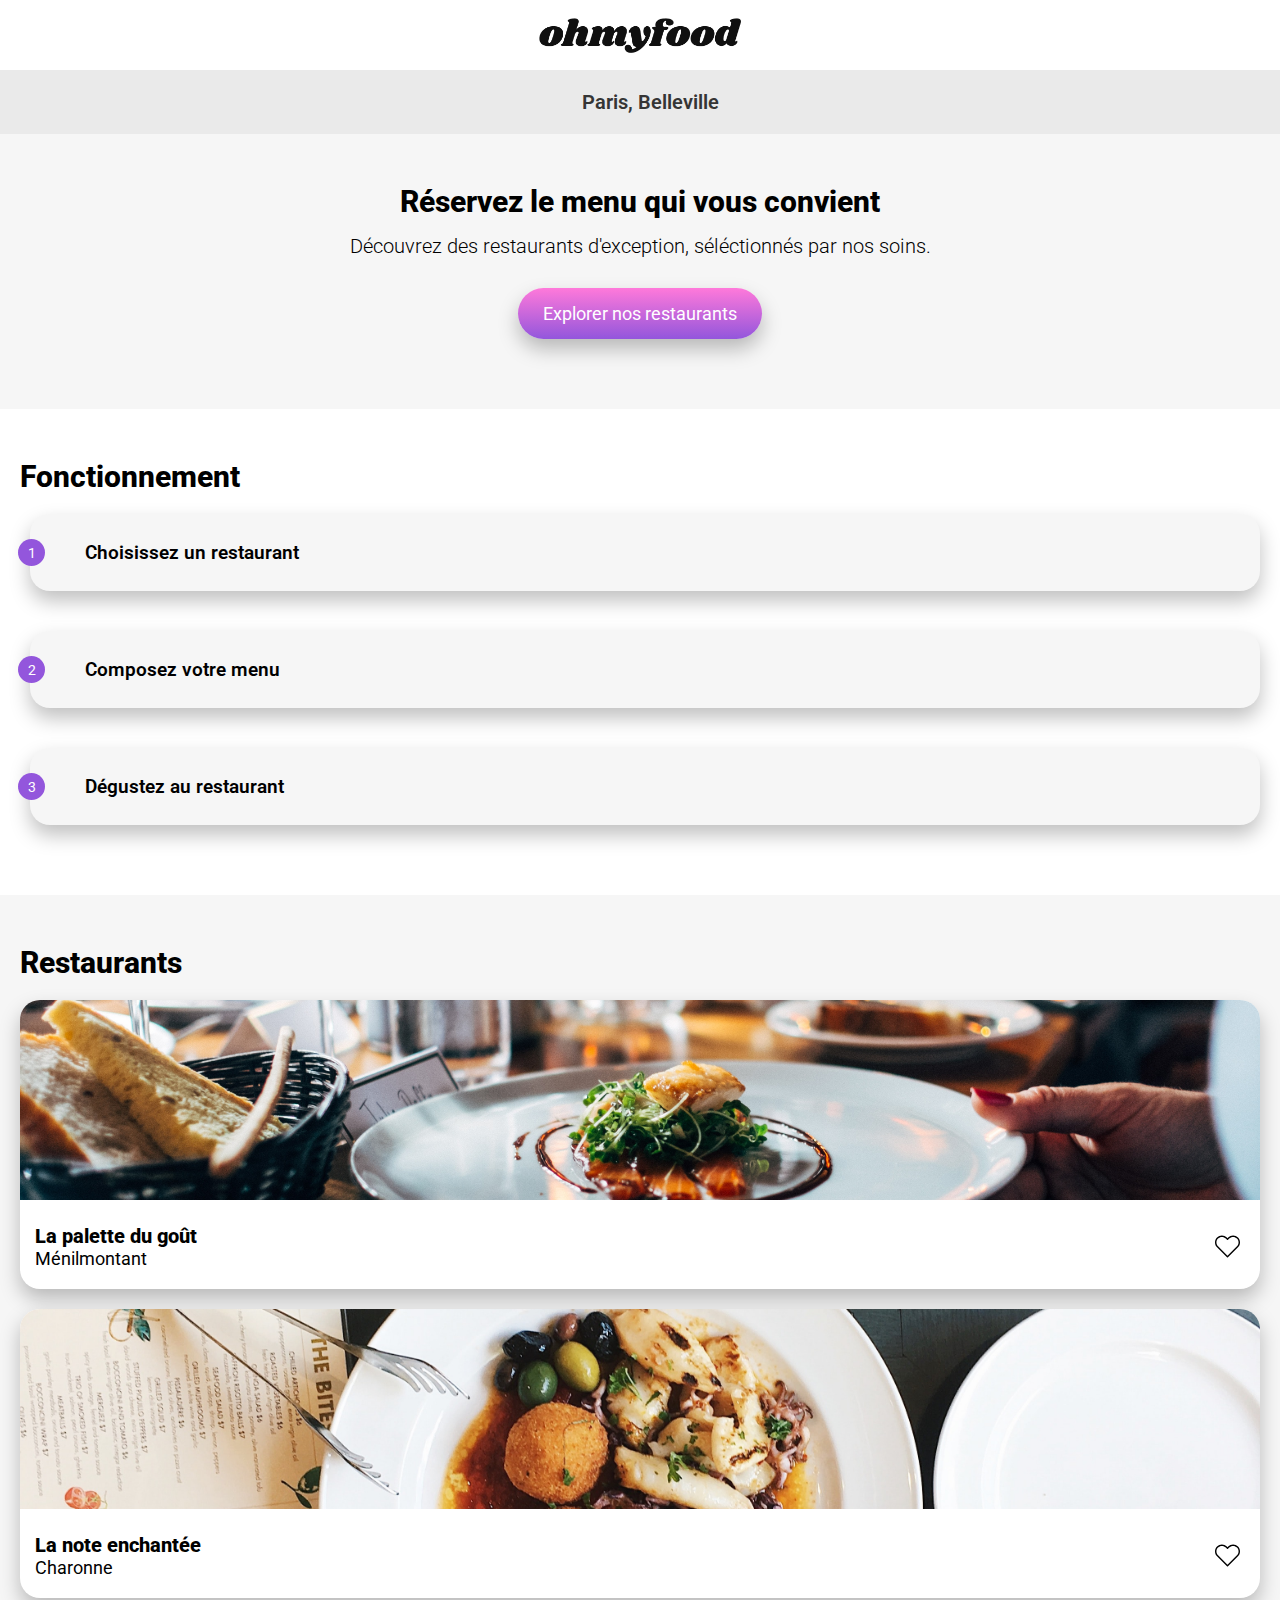
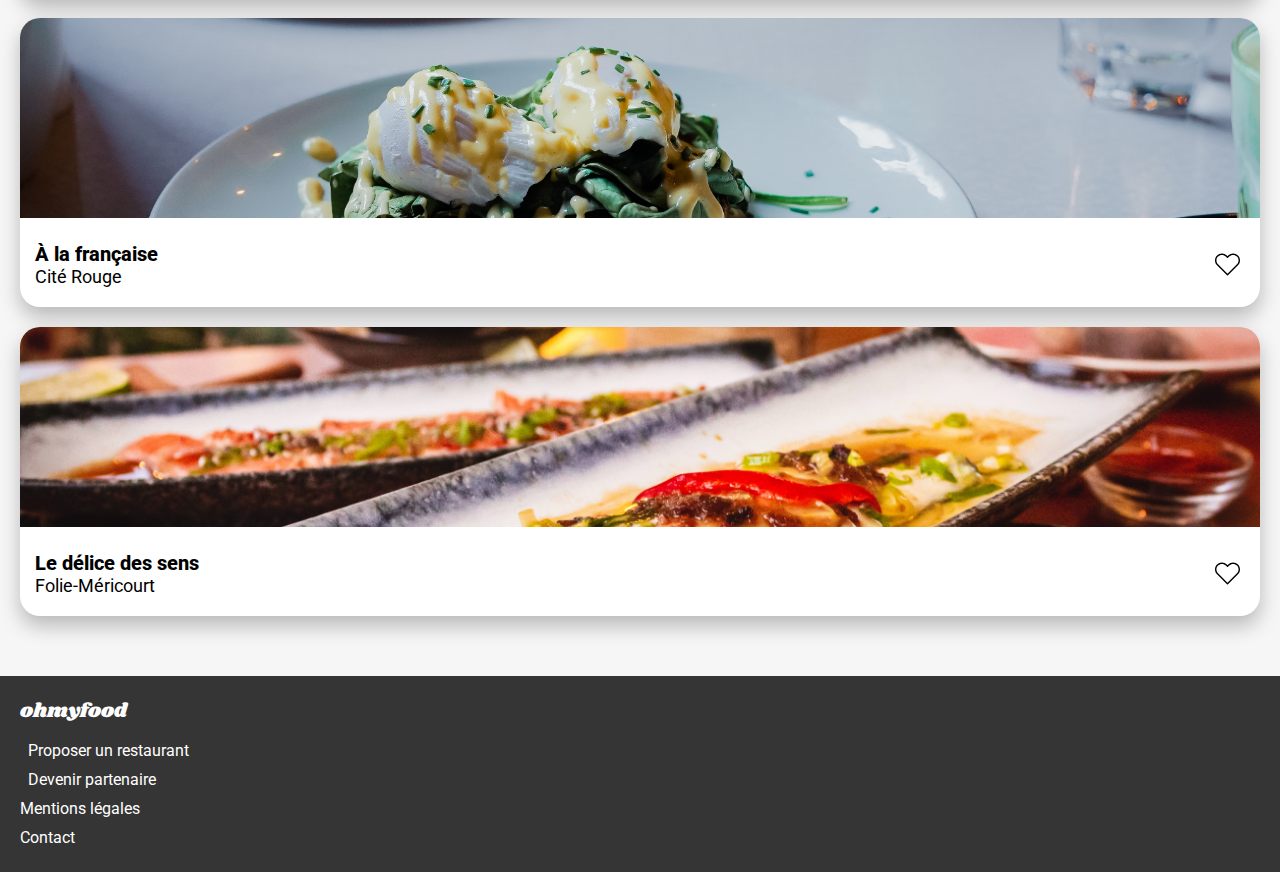
<file: index.html>
<!DOCTYPE html>
<html lang="en">
<head>
    <meta charset="UTF-8">
    <meta name="viewport" content="width=device-width, initial-scale=1">
    <title>ohmyfood</title>
    <link href="./style.css" rel="stylesheet">
    <link rel="stylesheet" href="https://cdnjs.cloudflare.com/ajax/libs/font-awesome/6.1.1/css/all.min.css" integrity="sha512-KfkfwYDsLkIlwQp6LFnl8zNdLGxu9YAA1QvwINks4PhcElQSvqcyVLLD9aMhXd13uQjoXtEKNosOWaZqXgel0g==" crossorigin="anonymous" referrerpolicy="no-referrer" />
    <link href="https://fonts.googleapis.com/css2?family=Roboto:wght@100;300;400;500;700;900&family=Shrikhand&display=swap" rel="stylesheet"><body>
    <header>
        <img src="assets/ohmyfood.png">
    </header>

    <section class="explore">
        <div class="localisation">
            <i class="icon fa-solid fa-location-dot"></i>
            <p class="city mediumFontSize">Paris, Belleville</p>
        </div>
        <div class="reservation">
            <h1>Réservez le menu qui vous convient</h1>
            <p class="discovery">Découvrez des restaurants d'exception, séléctionnés par nos soins.</p>
            <button>Explorer nos restaurants</button>
        </div>
    </section>

    <section class="functioning">
        <h1>Fonctionnement</h1>
        <div class="progressList">
            <div class="step">
                <span class="number">1</span>
                <i class="fa-solid fa-mobile-screen-button"></i>
                <p>Choisissez un restaurant</p>
            </div>
            <div class="step">
                <span class="number">2</span>
                <i class="fa-solid fa-list"></i>
                <p>Composez votre menu</p>
            </div>
            <div class="step">
                <span class="number">3</span>
                <i class="fa-solid fa-store"></i>
                <p>Dégustez au restaurant</p>
            </div>
        </div>
    </section>

    <section class="restaurant">
        <h1>Restaurants</h1>
        <div class="restaurantList">
            <a href="menu/laPaletteDuGout.html">
                <div class="restaurantBox" >
                    <img src="assets/restaurants/jay-wennington-N_Y88TWmGwA-unsplash.jpg">
                    <span class="description">
                        <span class="text">
                            <h2>La palette du goût</h2>
                            <p>Ménilmontant</p>
                        </span>
                        <span class="iconHeart"></span>
                    </span>
                </div>
            </a>
            <a href="menu/laNoteEnchantée.html">
                <div class="restaurantBox">
                    <img src="assets/restaurants/stil-u2Lp8tXIcjw-unsplash.jpg">
                    <span class="description">
                        <span class="text">
                            <h2>La note enchantée</h2>
                            <p>Charonne</p>
                        </span>
                        <span class="iconHeart"></span>
                    </span>
                </div>
            </a>
            <a href="menu/aLaFrancaise.html">
                <div class="restaurantBox">
                    <img src="assets/restaurants/toa-heftiba-DQKerTsQwi0-unsplash.jpg">
                    <span class="description">
                        <span class="text">
                            <h2>À la française</h2>
                            <p>Cité Rouge</p>
                        </span>
                        <span class="iconHeart"></span>
                    </span>
                </div>
            </a>
            <a href="menu/LeDeliceDesSens.html">
                <div class="restaurantBox">
                    <img src="assets/restaurants/louis-hansel-shotsoflouis-qNBGVyOCY8Q-unsplash.jpg">
                    <span class="description">
                        <span class="text">
                            <h2>Le délice des sens</h2>
                            <p>Folie-Méricourt</p>
                        </span>
                        <span class="iconHeart"></span>
                    </span>
                </div>
            </a>
        </div>
    </section>

    <footer>
        <p>ohmyfood</p>
        <span>
            <i class="fa-solid fa-utensils fa-fw"></i>
            <a>Proposer un restaurant</a>
        </span>
        <span>
            <i class="fa-solid fa-handshake-angle"></i>
            <a>Devenir partenaire</a>
        </span>
        <a>Mentions légales</a>
        <a>Contact</a>
    </footer>
</body>
</html>
</file>
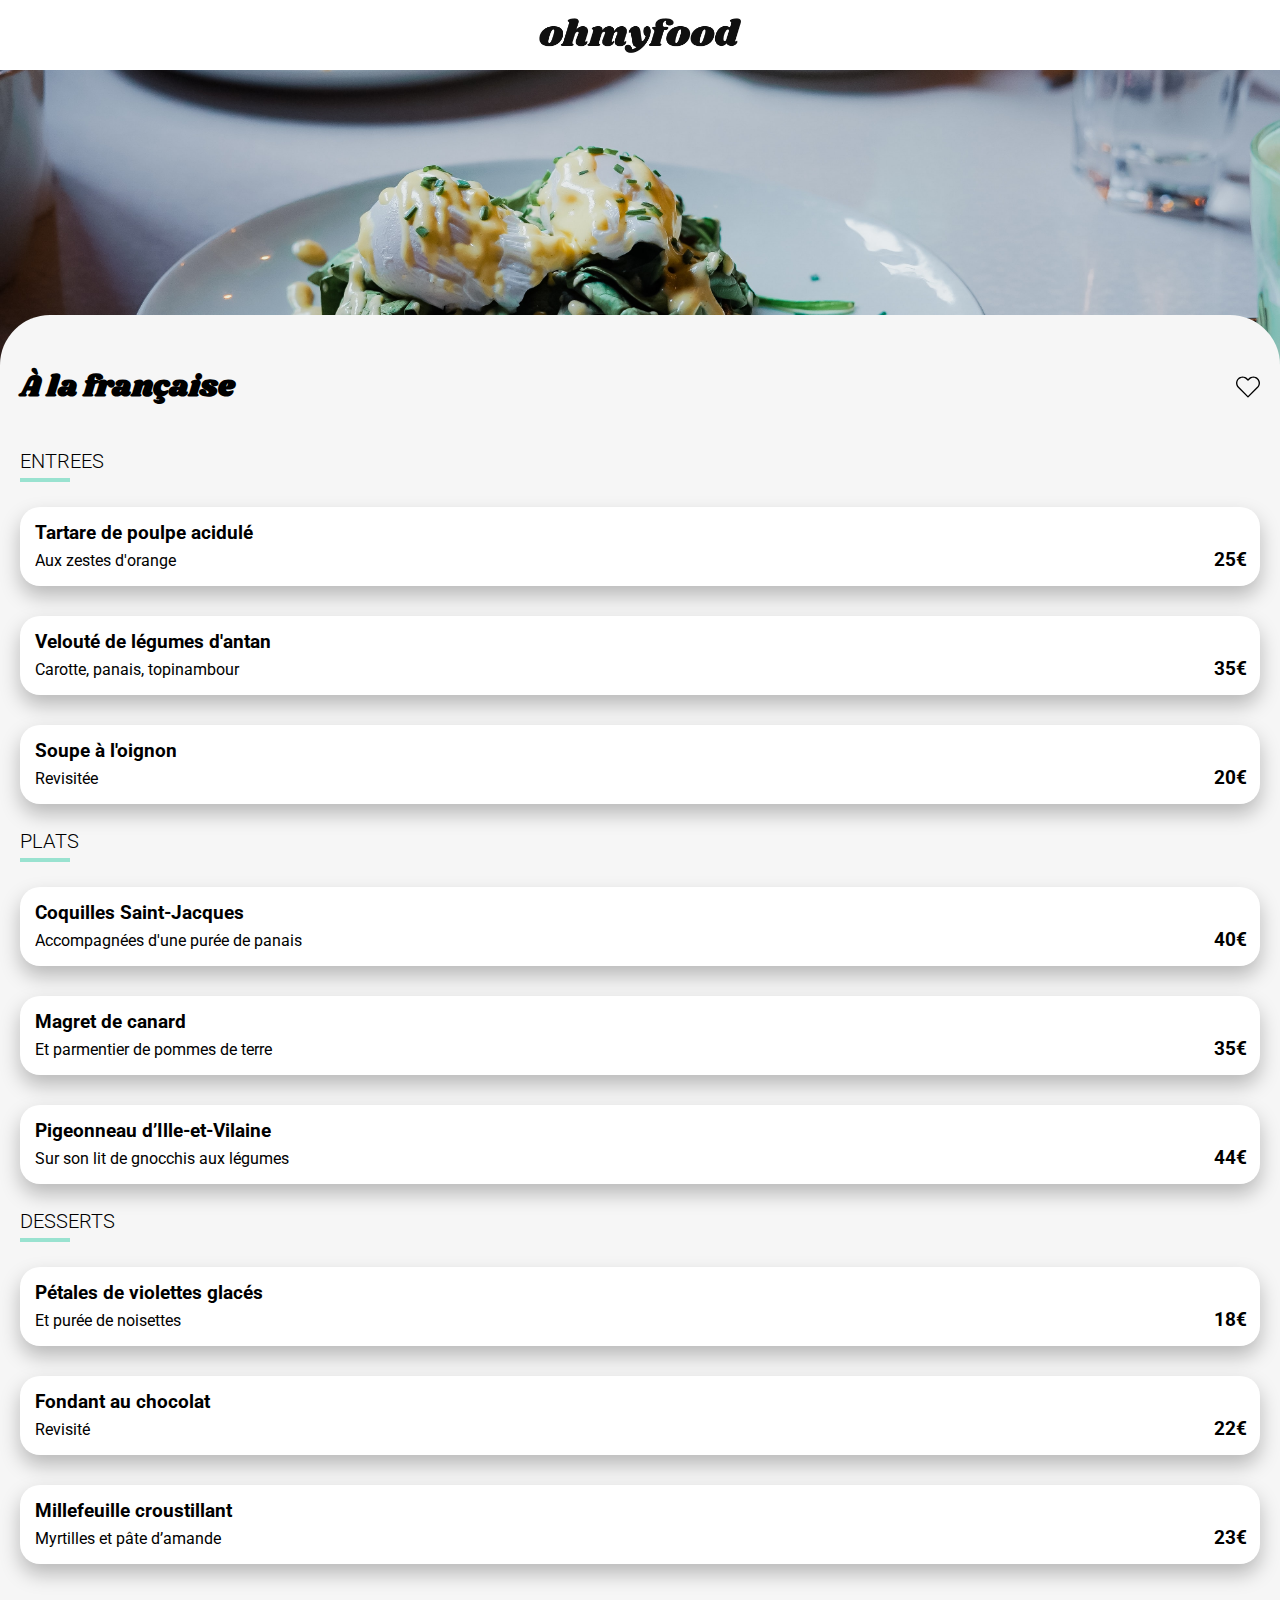
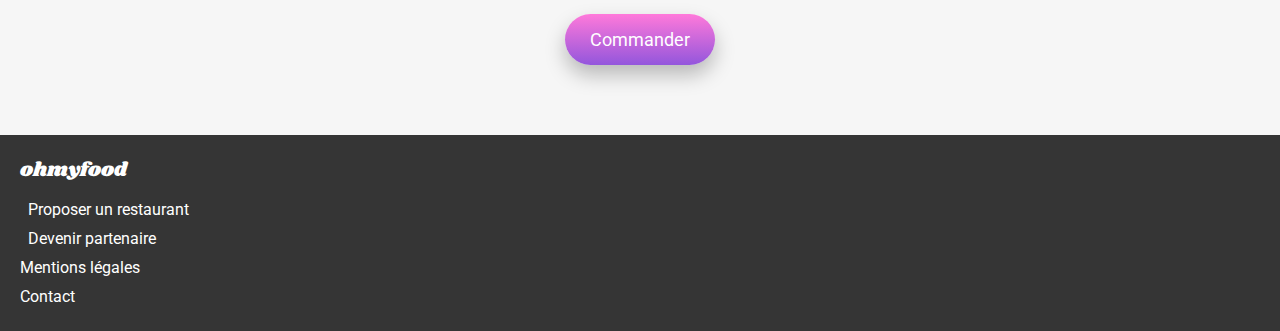
<file: menu/aLaFrancaise.html>
<!DOCTYPE html>
<html lang="en">
<head>
    <meta charset="UTF-8">
    <meta name="viewport" content="width=device-width, initial-scale=1">
    <title>A la française</title>
    <link href="./style.css" rel="stylesheet">
    <link rel="stylesheet" href="https://cdnjs.cloudflare.com/ajax/libs/font-awesome/6.1.1/css/all.min.css" integrity="sha512-KfkfwYDsLkIlwQp6LFnl8zNdLGxu9YAA1QvwINks4PhcElQSvqcyVLLD9aMhXd13uQjoXtEKNosOWaZqXgel0g==" crossorigin="anonymous" referrerpolicy="no-referrer" />
    <link href="https://fonts.googleapis.com/css2?family=Roboto:wght@100;300;400;500;700;900&family=Shrikhand&display=swap" rel="stylesheet"><body>
<header>
    <a href="../index.html">
        <i class="fa-solid fa-arrow-left"></i>
    </a>
    <img src="../assets/ohmyfood.png">
</header>

<body>
<section class="imgRestaurantFrancaise">
</section>

<section class="menu">
        <span class="titleMenu">
            <h1>À la française</h1>
            <span class="iconHeart"></span>
        </span>

    <div class="appetizer">
        <h2 class="underlineTitle">ENTREES</h2>
        <div class="appetizerBox">
                <span class="elementBox">
                    <h3>Tartare de poulpe acidulé</h3>
                    <span class="description">
                        <p>Aux zestes d'orange </p>
                        <h3>25€</h3>
                    </span>
                </span>
            <span class="validate">
                    <i class="fa-solid fa-circle-check"></i>
                </span>
        </div>
        <div class="appetizerBox">
                <span class="elementBox">
                    <h3>Velouté de légumes d'antan</h3>
                    <span class="description">
                        <p>Carotte, panais, topinambour</p>
                        <h3>35€</h3>
                    </span>
                </span>
            <span class="validate">
                    <i class="fa-solid fa-circle-check"></i>
                </span>
        </div>
        <div class="appetizerBox">
                <span class="elementBox">
                    <h3>Soupe à l'oignon</h3>
                    <span class="description">
                        <p>Revisitée</p>
                        <h3>20€</h3>
                    </span>
                </span>
            <span class="validate">
                    <i class="fa-solid fa-circle-check"></i>
                </span>
        </div>
    </div>
    <div class="appetizer">
        <h2 class="underlineTitle">PLATS</h2>
        <div class="appetizerBox">
                <span class="elementBox">
                    <h3>Coquilles Saint-Jacques</h3>
                    <span class="description">
                        <p>Accompagnées d'une purée de panais</p>
                        <h3>40€</h3>
                    </span>
                </span>
            <span class="validate">
                    <i class="fa-solid fa-circle-check"></i>
                </span>
        </div>
        <div class="appetizerBox">
                <span class="elementBox">
                    <h3>Magret de canard</h3>
                    <span class="description">
                        <p>Et parmentier de pommes de terre</p>
                        <h3>35€</h3>
                    </span>
                </span>
            <span class="validate">
                    <i class="fa-solid fa-circle-check"></i>
                </span>
        </div>
        <div class="appetizerBox">
                <span class="elementBox">
                    <h3>Pigeonneau d’Ille-et-Vilaine</h3>
                    <span class="description">
                        <p>Sur son lit de gnocchis aux légumes</p>
                        <h3>44€</h3>
                    </span>
                </span>
            <span class="validate">
                    <i class="fa-solid fa-circle-check"></i>
                </span>
        </div>
    </div>
    <div class="appetizer">
        <h2 class="underlineTitle">DESSERTS</h2>
        <div class="appetizerBox">
                <span class="elementBox">
                    <h3>Pétales de violettes glacés</h3>
                    <span class="description">
                        <p>Et purée de noisettes</p>
                        <h3>18€</h3>
                    </span>
                </span>
            <span class="validate">
                    <i class="fa-solid fa-circle-check"></i>
                </span>
        </div>
        <div class="appetizerBox">
                <span class="elementBox">
                    <h3>Fondant au chocolat</h3>
                    <span class="description">
                        <p>Revisité</p>
                        <h3>22€</h3>
                    </span>
                </span>
            <span class="validate">
                    <i class="fa-solid fa-circle-check"></i>
                </span>
        </div>
        <div class="appetizerBox">
                <span class="elementBox">
                    <h3>Millefeuille croustillant</h3>
                    <span class="description">
                        <p>Myrtilles et pâte d’amande</p>
                        <h3>23€</h3>
                    </span>
                </span>
            <span class="validate">
                    <i class="fa-solid fa-circle-check"></i>
                </span>
        </div>
    </div>
    <span class="command">
            <button>Commander</button>
        </span>
</section>
</body>
<footer>
    <p>ohmyfood</p>
    <span>
            <i class="fa-solid fa-utensils fa-fw"></i>
            <a>Proposer un restaurant</a>
        </span>
    <span>
            <i class="fa-solid fa-handshake-angle"></i>
            <a>Devenir partenaire</a>
        </span>
    <a>Mentions légales</a>
    <a>Contact</a>
</footer>
</html>
</file>
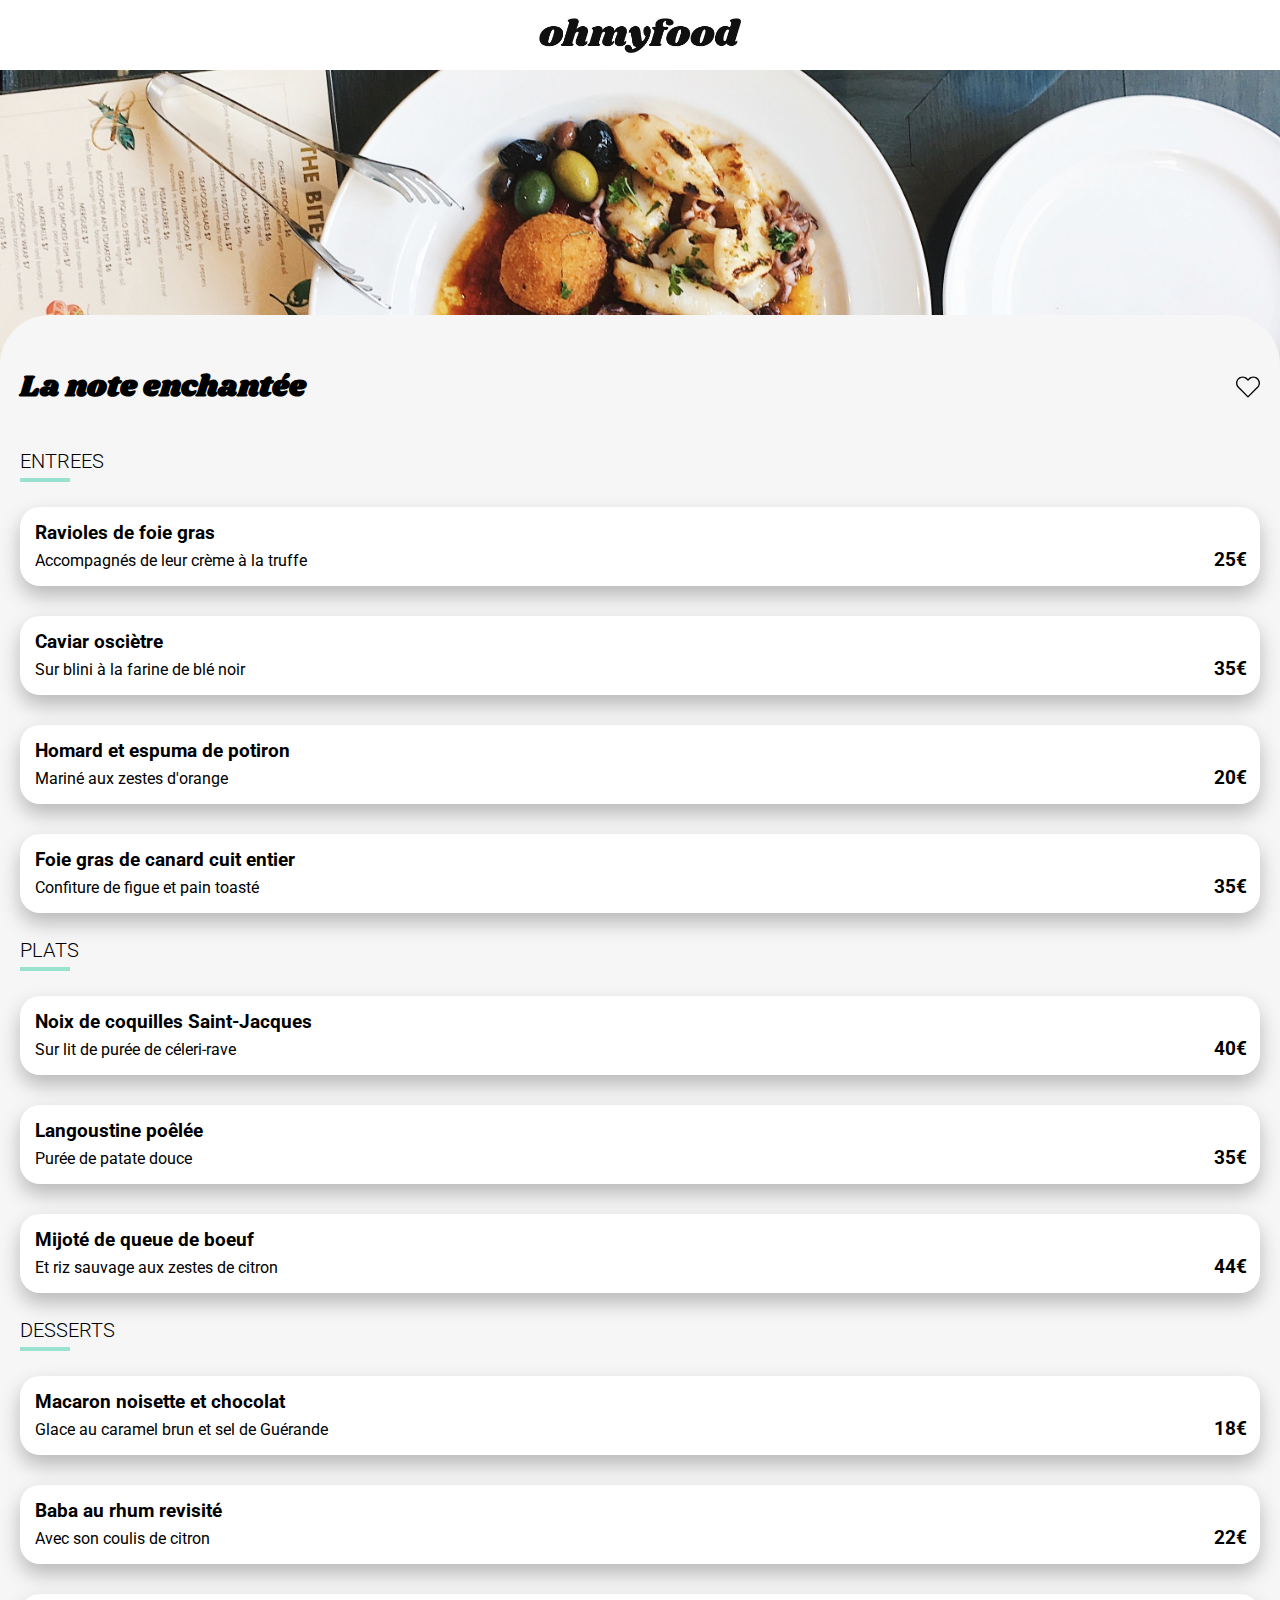
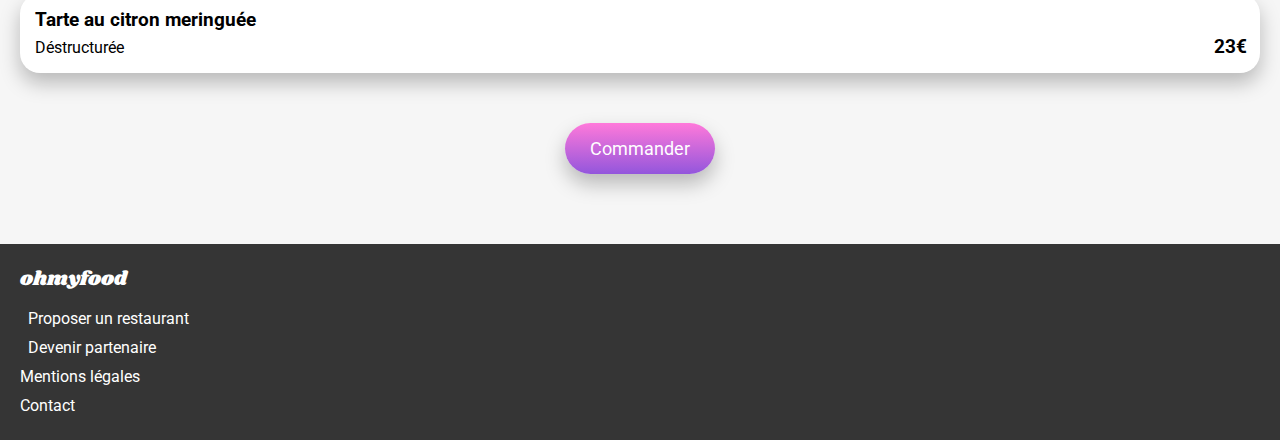
<file: menu/laNoteEnchantée.html>
<!DOCTYPE html>
<html lang="en">
<head>
    <meta charset="UTF-8">
    <meta name="viewport" content="width=device-width, initial-scale=1">
    <title>La note enchantée</title>
    <link href="./style.css" rel="stylesheet">
    <link rel="stylesheet" href="https://cdnjs.cloudflare.com/ajax/libs/font-awesome/6.1.1/css/all.min.css" integrity="sha512-KfkfwYDsLkIlwQp6LFnl8zNdLGxu9YAA1QvwINks4PhcElQSvqcyVLLD9aMhXd13uQjoXtEKNosOWaZqXgel0g==" crossorigin="anonymous" referrerpolicy="no-referrer" />
    <link href="https://fonts.googleapis.com/css2?family=Roboto:wght@100;300;400;500;700;900&family=Shrikhand&display=swap" rel="stylesheet"><body>
<header>
    <a href="../index.html">
        <i class="fa-solid fa-arrow-left"></i>
    </a>
    <img src="../assets/ohmyfood.png">
</header>

<body>
<section class="imgRestaurantNote">
</section>

<section class="menu">
        <span class="titleMenu">
            <h1>La note enchantée</h1>
            <span class="iconHeart"></span>
        </span>

    <div class="appetizer">
        <h2 class="underlineTitle">ENTREES</h2>
        <div class="appetizerBox">
                <span class="elementBox">
                    <h3>Ravioles de foie gras</h3>
                    <span class="description">
                        <p>Accompagnés de leur crème à la truffe</p>
                        <h3>25€</h3>
                    </span>
                </span>
            <span class="validate">
                    <i class="fa-solid fa-circle-check"></i>
                </span>
        </div>
        <div class="appetizerBox">
                <span class="elementBox">
                    <h3>Caviar osciètre</h3>
                    <span class="description">
                        <p>Sur blini à la farine de blé noir</p>
                        <h3>35€</h3>
                    </span>
                </span>
            <span class="validate">
                    <i class="fa-solid fa-circle-check"></i>
                </span>
        </div>
        <div class="appetizerBox">
                <span class="elementBox">
                    <h3>Homard et espuma de potiron</h3>
                    <span class="description">
                        <p>Mariné aux zestes d'orange</p>
                        <h3>20€</h3>
                    </span>
                </span>
            <span class="validate">
                    <i class="fa-solid fa-circle-check"></i>
                </span>
        </div>
        <div class="appetizerBox">
                <span class="elementBox">
                    <h3>Foie gras de canard cuit entier</h3>
                    <span class="description">
                        <p>Confiture de figue et pain toasté</p>
                        <h3>35€</h3>
                    </span>
                </span>
            <span class="validate">
                    <i class="fa-solid fa-circle-check"></i>
                </span>
        </div>
    </div>
    <div class="appetizer">
        <h2 class="underlineTitle">PLATS</h2>
        <div class="appetizerBox">
                <span class="elementBox">
                    <h3>Noix de coquilles Saint-Jacques</h3>
                    <span class="description">
                        <p>Sur lit de purée de céleri-rave</p>
                        <h3>40€</h3>
                    </span>
                </span>
            <span class="validate">
                    <i class="fa-solid fa-circle-check"></i>
                </span>
        </div>
        <div class="appetizerBox">
                <span class="elementBox">
                    <h3>Langoustine poêlée</h3>
                    <span class="description">
                        <p>Purée de patate douce</p>
                        <h3>35€</h3>
                    </span>
                </span>
            <span class="validate">
                    <i class="fa-solid fa-circle-check"></i>
                </span>
        </div>
        <div class="appetizerBox">
                <span class="elementBox">
                    <h3>Mijoté de queue de boeuf </h3>
                    <span class="description">
                        <p>Et riz sauvage aux zestes de citron</p>
                        <h3>44€</h3>
                    </span>
                </span>
            <span class="validate">
                    <i class="fa-solid fa-circle-check"></i>
                </span>
        </div>
    </div>
    <div class="appetizer">
        <h2 class="underlineTitle">DESSERTS</h2>
        <div class="appetizerBox">
                <span class="elementBox">
                    <h3>Macaron noisette et chocolat</h3>
                    <span class="description">
                        <p>Glace au caramel brun et sel de Guérande</p>
                        <h3>18€</h3>
                    </span>
                </span>
            <span class="validate">
                    <i class="fa-solid fa-circle-check"></i>
                </span>
        </div>
        <div class="appetizerBox">
                <span class="elementBox">
                    <h3>Baba au rhum revisité</h3>
                    <span class="description">
                        <p>Avec son coulis de citron</p>
                        <h3>22€</h3>
                    </span>
                </span>
            <span class="validate">
                    <i class="fa-solid fa-circle-check"></i>
                </span>
        </div>
        <div class="appetizerBox">
                <span class="elementBox">
                    <h3>Tarte au citron meringuée</h3>
                    <span class="description">
                        <p>Déstructurée</p>
                        <h3>23€</h3>
                    </span>
                </span>
            <span class="validate">
                    <i class="fa-solid fa-circle-check"></i>
                </span>
        </div>
    </div>
    <span class="command">
            <button>Commander</button>
        </span>
</section>
</body>
<footer>
    <p>ohmyfood</p>
    <span>
            <i class="fa-solid fa-utensils fa-fw"></i>
            <a>Proposer un restaurant</a>
        </span>
    <span>
            <i class="fa-solid fa-handshake-angle"></i>
            <a>Devenir partenaire</a>
        </span>
    <a>Mentions légales</a>
    <a>Contact</a>
</footer>
</html>
</file>
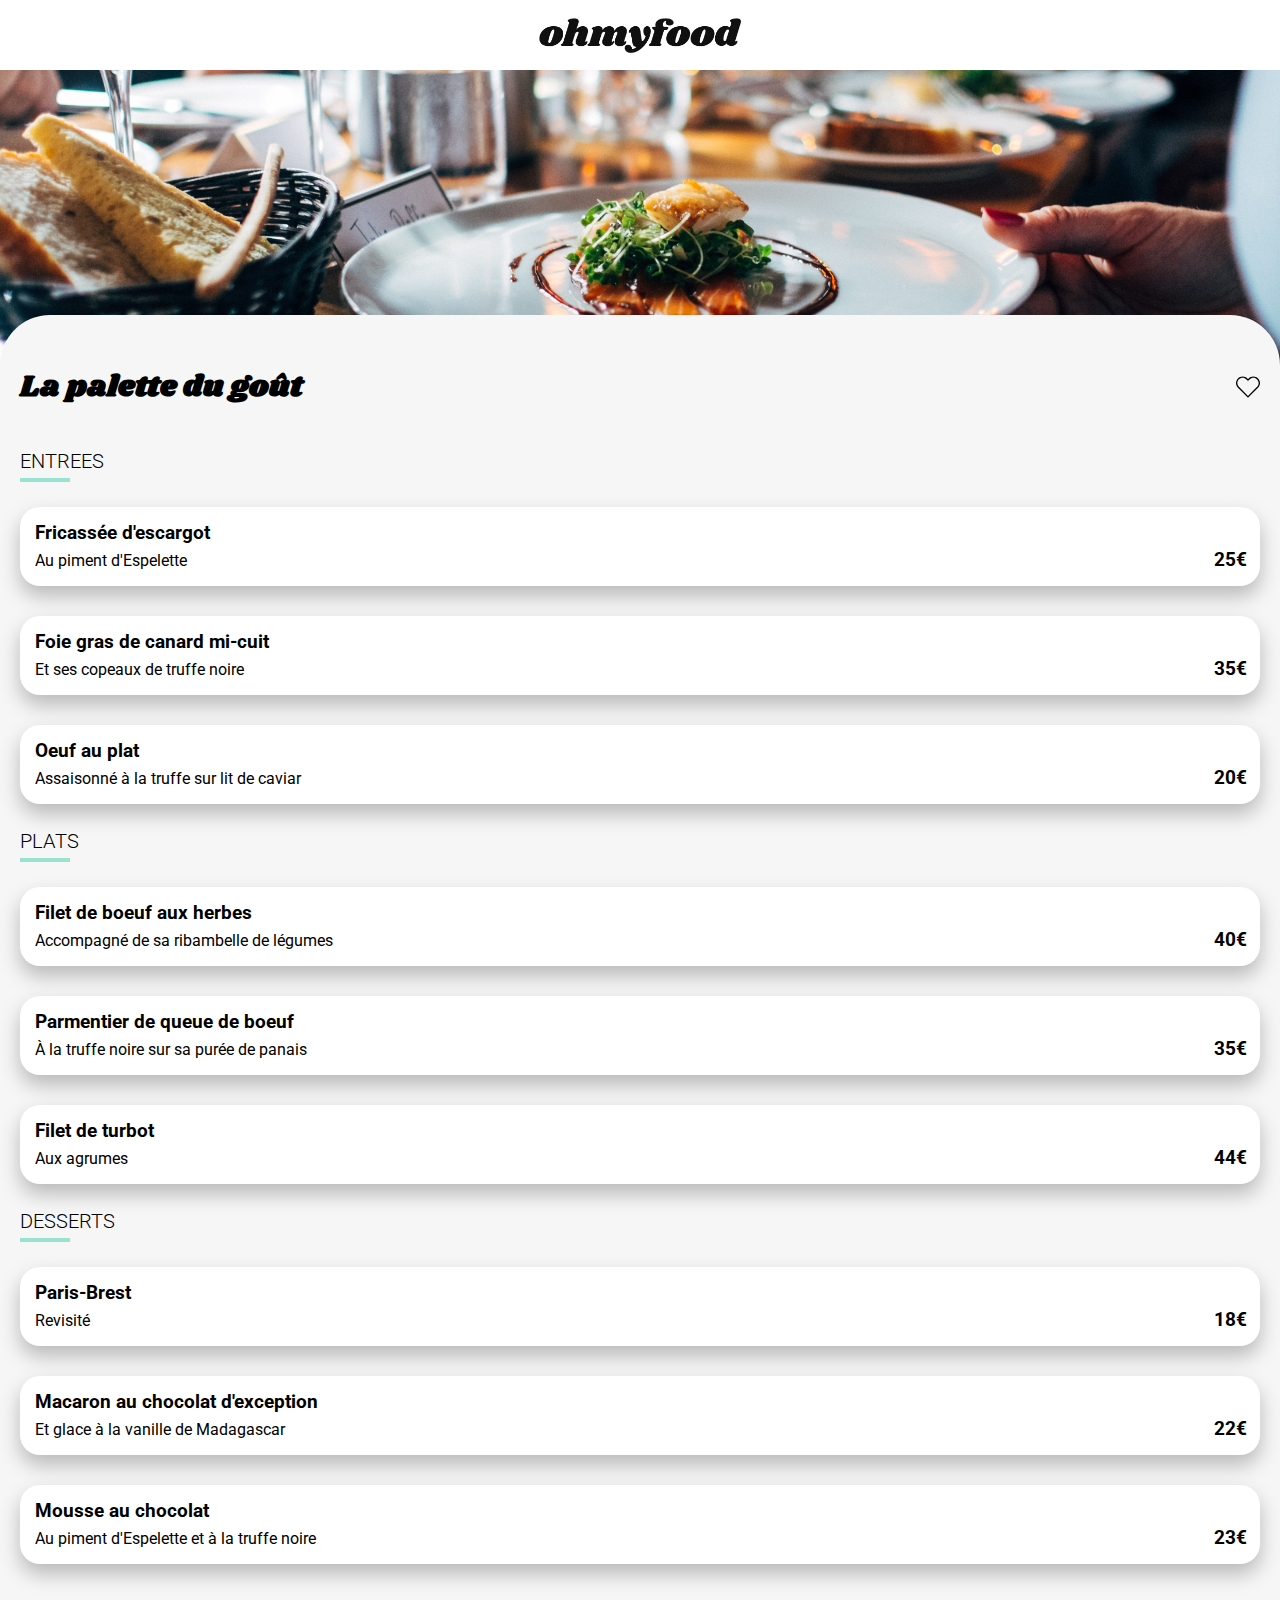
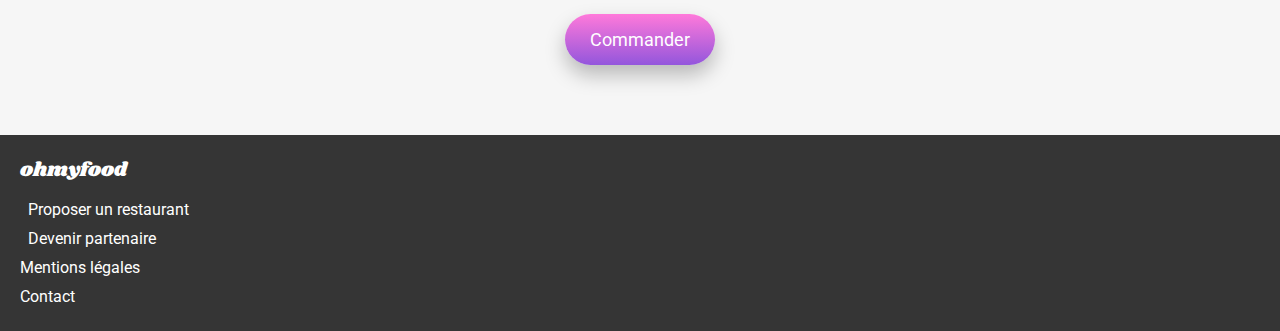
<file: menu/laPaletteDuGout.html>
<!DOCTYPE html>
<html lang="en">
<head>
    <meta charset="UTF-8">
    <meta name="viewport" content="width=device-width, initial-scale=1">
    <title>La palette du gout</title>
    <link href="./style.css" rel="stylesheet">
    <link rel="stylesheet" href="https://cdnjs.cloudflare.com/ajax/libs/font-awesome/6.1.1/css/all.min.css" integrity="sha512-KfkfwYDsLkIlwQp6LFnl8zNdLGxu9YAA1QvwINks4PhcElQSvqcyVLLD9aMhXd13uQjoXtEKNosOWaZqXgel0g==" crossorigin="anonymous" referrerpolicy="no-referrer" />
    <link href="https://fonts.googleapis.com/css2?family=Roboto:wght@100;300;400;500;700;900&family=Shrikhand&display=swap" rel="stylesheet"><body>
<header>
    <a href="../index.html">
        <i class="fa-solid fa-arrow-left"></i>
    </a>
    <img src="../assets/ohmyfood.png">
</header>

<body>
    <section class="imgRestaurant">

    </section>

    <section class="menu">
        <span class="titleMenu">
            <h1>La palette du goût</h1>
            <span class="iconHeart"></span>
        </span>

        <div class="appetizer">
            <h2 class="underlineTitle">ENTREES</h2>
            <div class="appetizerBox">
                <span class="elementBox">
                    <h3>Fricassée d'escargot</h3>
                    <span class="description">
                        <p>Au piment d'Espelette </p>
                        <h3>25€</h3>
                    </span>
                </span>
                <span class="validate">
                    <i class="fa-solid fa-circle-check"></i>
                </span>
            </div>
            <div class="appetizerBox">
                <span class="elementBox">
                    <h3>Foie gras de canard mi-cuit</h3>
                    <span class="description">
                        <p>Et ses copeaux de truffe noire</p>
                        <h3>35€</h3>
                    </span>
                </span>
                <span class="validate">
                    <i class="fa-solid fa-circle-check"></i>
                </span>
            </div>
            <div class="appetizerBox">
                <span class="elementBox">
                    <h3>Oeuf au plat</h3>
                    <span class="description">
                        <p>Assaisonné à la truffe sur lit de caviar</p>
                        <h3>20€</h3>
                    </span>
                </span>
                <span class="validate">
                    <i class="fa-solid fa-circle-check"></i>
                </span>
            </div>
        </div>
        <div class="appetizer">
            <h2 class="underlineTitle">PLATS</h2>
            <div class="appetizerBox">
                <span class="elementBox">
                    <h3>Filet de boeuf aux herbes</h3>
                    <span class="description">
                        <p>Accompagné de sa ribambelle de légumes</p>
                        <h3>40€</h3>
                    </span>
                </span>
                <span class="validate">
                    <i class="fa-solid fa-circle-check"></i>
                </span>
            </div>
            <div class="appetizerBox">
                <span class="elementBox">
                    <h3>Parmentier de queue de boeuf</h3>
                    <span class="description">
                        <p>À la truffe noire sur sa purée de panais</p>
                        <h3>35€</h3>
                    </span>
                </span>
                <span class="validate">
                    <i class="fa-solid fa-circle-check"></i>
                </span>
            </div>
            <div class="appetizerBox">
                <span class="elementBox">
                    <h3>Filet de turbot</h3>
                    <span class="description">
                        <p>Aux agrumes</p>
                        <h3>44€</h3>
                    </span>
                </span>
                <span class="validate">
                    <i class="fa-solid fa-circle-check"></i>
                </span>
            </div>
        </div>
        <div class="appetizer">
            <h2 class="underlineTitle">DESSERTS</h2>
            <div class="appetizerBox">
                <span class="elementBox">
                    <h3>Paris-Brest</h3>
                    <span class="description">
                        <p>Revisité</p>
                        <h3>18€</h3>
                    </span>
                </span>
                <span class="validate">
                    <i class="fa-solid fa-circle-check"></i>
                </span>
            </div>
            <div class="appetizerBox">
                <span class="elementBox">
                    <h3>Macaron au chocolat d'exception</h3>
                    <span class="description">
                        <p>Et glace à la vanille de Madagascar</p>
                        <h3>22€</h3>
                    </span>
                </span>
                <span class="validate">
                    <i class="fa-solid fa-circle-check"></i>
                </span>
            </div>
            <div class="appetizerBox">
                <span class="elementBox">
                    <h3>Mousse au chocolat</h3>
                    <span class="description">
                        <p>Au piment d'Espelette et à la truffe noire</p>
                        <h3>23€</h3>
                    </span>
                </span>
                <span class="validate">
                    <i class="fa-solid fa-circle-check"></i>
                </span>
            </div>
        </div>
        <span class="command">
            <button>Commander</button>
        </span>
    </section>
</body>
<footer>
    <p>ohmyfood</p>
    <span>
            <i class="fa-solid fa-utensils fa-fw"></i>
            <a>Proposer un restaurant</a>
        </span>
    <span>
            <i class="fa-solid fa-handshake-angle"></i>
            <a>Devenir partenaire</a>
        </span>
    <a>Mentions légales</a>
    <a>Contact</a>
</footer>
</html>
</file>
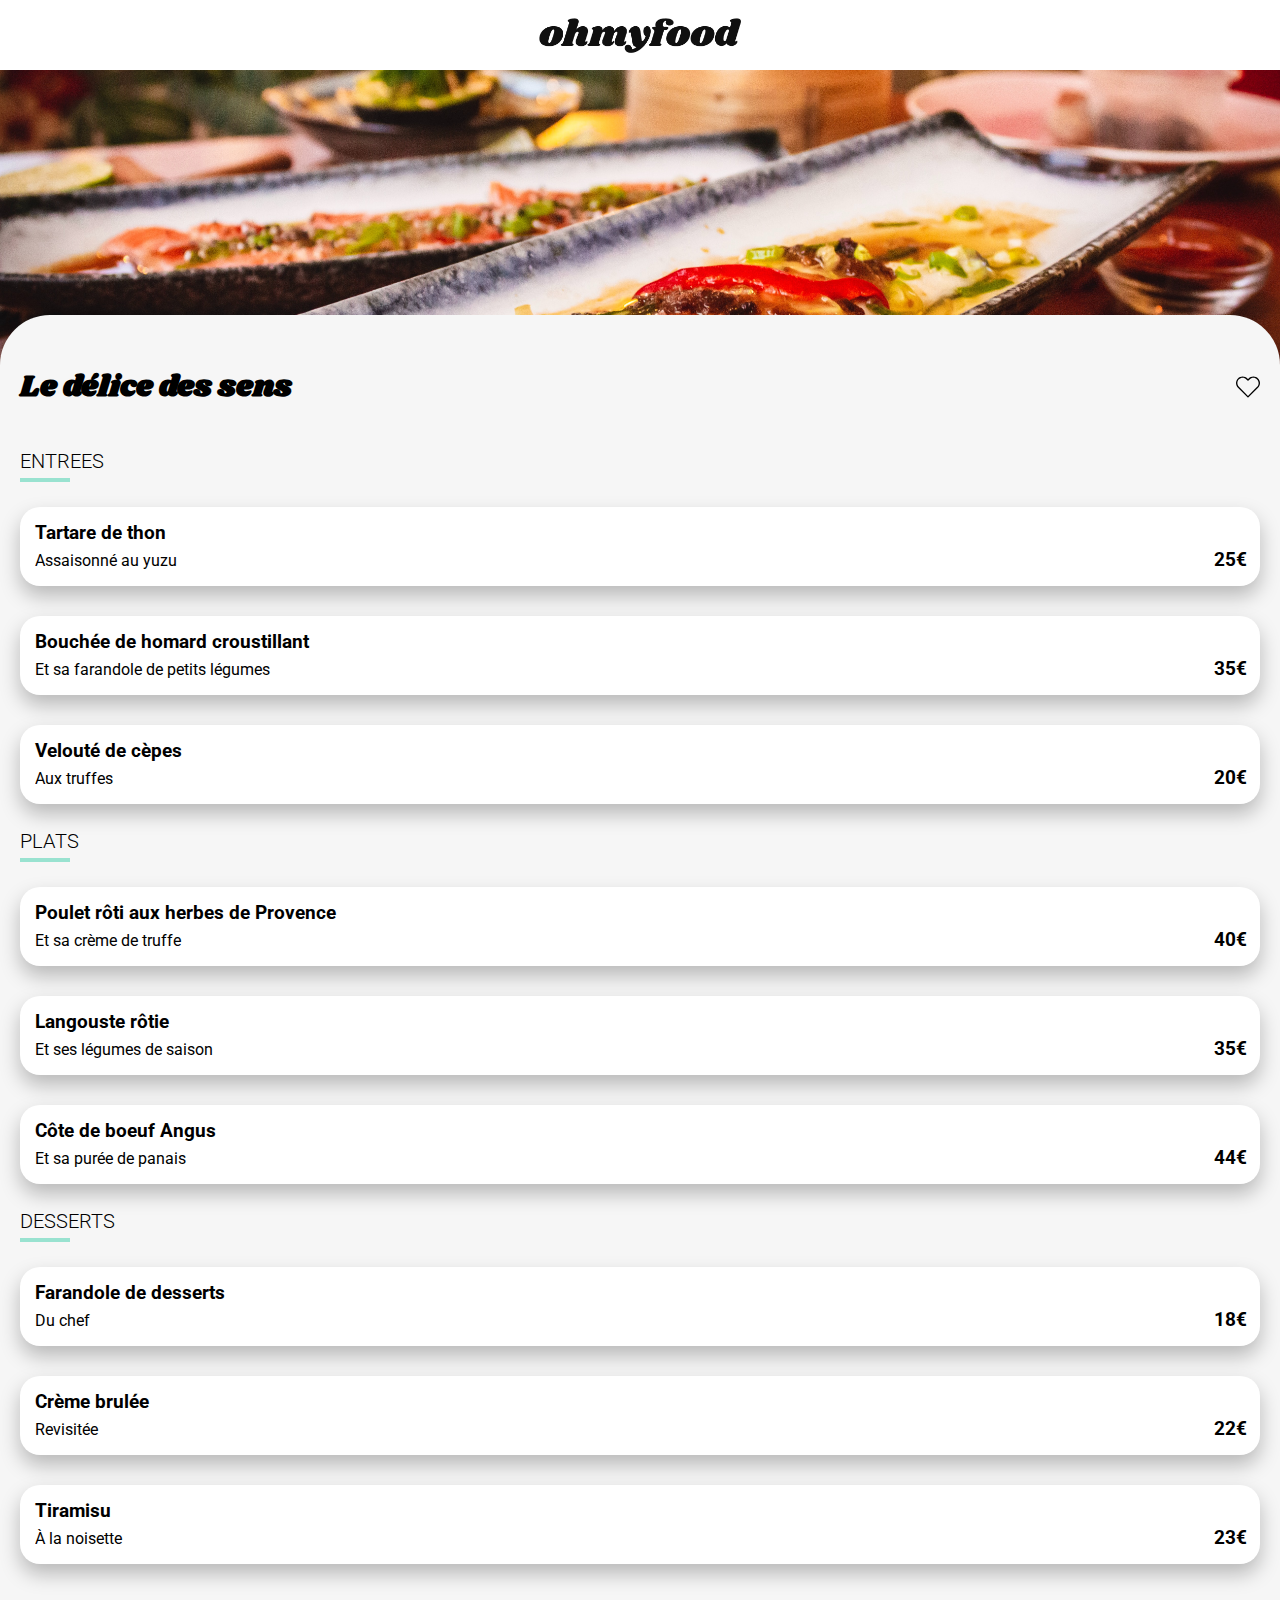
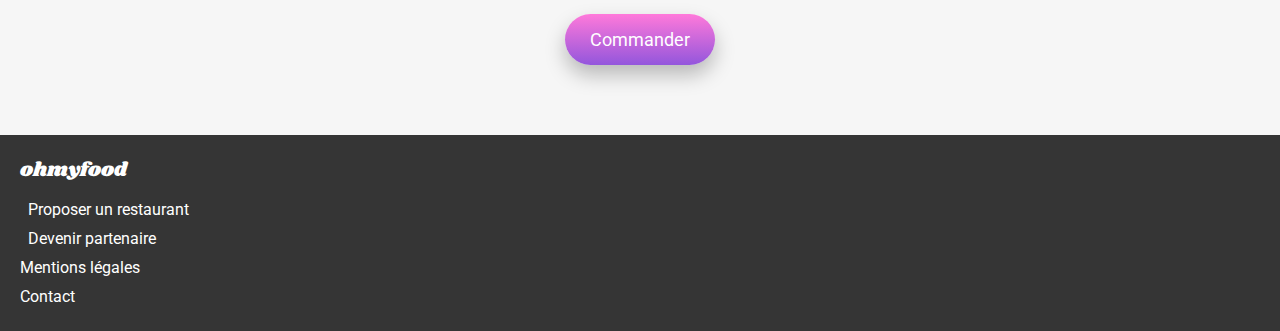
<file: menu/LeDeliceDesSens.html>
<!DOCTYPE html>
<html lang="en">
<head>
    <meta charset="UTF-8">
    <meta name="viewport" content="width=device-width, initial-scale=1">
    <title>Le délice des sens</title>
    <link href="./style.css" rel="stylesheet">
    <link rel="stylesheet" href="https://cdnjs.cloudflare.com/ajax/libs/font-awesome/6.1.1/css/all.min.css" integrity="sha512-KfkfwYDsLkIlwQp6LFnl8zNdLGxu9YAA1QvwINks4PhcElQSvqcyVLLD9aMhXd13uQjoXtEKNosOWaZqXgel0g==" crossorigin="anonymous" referrerpolicy="no-referrer" />
    <link href="https://fonts.googleapis.com/css2?family=Roboto:wght@100;300;400;500;700;900&family=Shrikhand&display=swap" rel="stylesheet"><body>
<header>
    <a href="../index.html">
        <i class="fa-solid fa-arrow-left"></i>
    </a>
    <img src="../assets/ohmyfood.png">
</header>

<body>
<section class="imgRestaurantDelice">
</section>

<section class="menu">
        <span class="titleMenu">
            <h1>Le délice des sens</h1>
            <span class="iconHeart"></span>
        </span>

    <div class="appetizer">
        <h2 class="underlineTitle">ENTREES</h2>
        <div class="appetizerBox">
                <span class="elementBox">
                    <h3>Tartare de thon</h3>
                    <span class="description">
                        <p>Assaisonné au yuzu </p>
                        <h3>25€</h3>
                    </span>
                </span>
            <span class="validate">
                    <i class="fa-solid fa-circle-check"></i>
                </span>
        </div>
        <div class="appetizerBox">
                <span class="elementBox">
                    <h3>Bouchée de homard croustillant </h3>
                    <span class="description">
                        <p>Et sa farandole de petits légumes</p>
                        <h3>35€</h3>
                    </span>
                </span>
            <span class="validate">
                    <i class="fa-solid fa-circle-check"></i>
                </span>
        </div>
        <div class="appetizerBox">
                <span class="elementBox">
                    <h3>Velouté de cèpes </h3>
                    <span class="description">
                        <p>Aux truffes</p>
                        <h3>20€</h3>
                    </span>
                </span>
            <span class="validate">
                    <i class="fa-solid fa-circle-check"></i>
                </span>
        </div>
    </div>
    <div class="appetizer">
        <h2 class="underlineTitle">PLATS</h2>
        <div class="appetizerBox">
                <span class="elementBox">
                    <h3>Poulet rôti aux herbes de Provence </h3>
                    <span class="description">
                        <p>Et sa crème de truffe</p>
                        <h3>40€</h3>
                    </span>
                </span>
            <span class="validate">
                    <i class="fa-solid fa-circle-check"></i>
                </span>
        </div>
        <div class="appetizerBox">
                <span class="elementBox">
                    <h3>Langouste rôtie </h3>
                    <span class="description">
                        <p>Et ses légumes de saison</p>
                        <h3>35€</h3>
                    </span>
                </span>
            <span class="validate">
                    <i class="fa-solid fa-circle-check"></i>
                </span>
        </div>
        <div class="appetizerBox">
                <span class="elementBox">
                    <h3>Côte de boeuf Angus </h3>
                    <span class="description">
                        <p>Et sa purée de panais</p>
                        <h3>44€</h3>
                    </span>
                </span>
            <span class="validate">
                    <i class="fa-solid fa-circle-check"></i>
                </span>
        </div>
    </div>
    <div class="appetizer">
        <h2 class="underlineTitle">DESSERTS</h2>
        <div class="appetizerBox">
                <span class="elementBox">
                    <h3>Farandole de desserts</h3>
                    <span class="description">
                        <p>Du chef</p>
                        <h3>18€</h3>
                    </span>
                </span>
            <span class="validate">
                    <i class="fa-solid fa-circle-check"></i>
                </span>
        </div>
        <div class="appetizerBox">
                <span class="elementBox">
                    <h3>Crème brulée</h3>
                    <span class="description">
                        <p>Revisitée</p>
                        <h3>22€</h3>
                    </span>
                </span>
            <span class="validate">
                    <i class="fa-solid fa-circle-check"></i>
                </span>
        </div>
        <div class="appetizerBox">
                <span class="elementBox">
                    <h3>Tiramisu </h3>
                    <span class="description">
                        <p>À la noisette</p>
                        <h3>23€</h3>
                    </span>
                </span>
            <span class="validate">
                    <i class="fa-solid fa-circle-check"></i>
                </span>
        </div>
    </div>
    <span class="command">
            <button>Commander</button>
        </span>
</section>
</body>
<footer>
    <p>ohmyfood</p>
    <span>
            <i class="fa-solid fa-utensils fa-fw"></i>
            <a>Proposer un restaurant</a>
        </span>
    <span>
            <i class="fa-solid fa-handshake-angle"></i>
            <a>Devenir partenaire</a>
        </span>
    <a>Mentions légales</a>
    <a>Contact</a>
</footer>
</html>
</file>
<file: style.css>
*{
    margin: 0;
    font-family: 'Roboto', sans-serif;
}

h1 {
    font-size: 30px;
    font-weight: 800;
}

h2 {
    font-size: 20px;
    font-weight: 800;
}

a{
    text-decoration: none;
}

.mediumFontSize {
    font-weight: 600;
}

header{
    height: 70px;
    width: 100%;
    display: flex;
    align-items: center;
    justify-content: center;
}

header img {
    height: 35px;
}

.explore {
    background-color: #eaeaea;
}

.explore .localisation {
    display: flex;
    align-items: center;
    justify-content: center;
    padding: 20px;
}

.explore .localisation .icon {
    margin-right: 20px;
    font-size: 20px;
    color: #353535;
}

.explore .localisation .city {
    font-size: 20px;
    color: #353535;
}

.reservation {
    background-color: #f6f6f6;
    padding: 50px 30px;
    display: flex;
    flex-direction: column;
    align-items: center;
    justify-content: center;
    text-align: center
}

.reservation h1 {
    margin-bottom: 15px;
}

.reservation .discovery {
    font-size: 20px;
    font-weight: 300;
    margin-bottom: 30px;
}

.reservation button {
    border: none;
    background: linear-gradient(#FF79DA, #9356DC);
    color: white;
    padding: 15px 25px;
    margin-bottom: 20px;
    font-size: 18px;
    border-radius: 30px;
    box-shadow: 0px 10px 20px 0px rgba(0,0,0,0.25);
}

.functioning {
    padding: 50px 20px;
}

.functioning .progressList {
    display: flex;
    flex-direction: column;
    margin-left: 10px;
}

.functioning .progressList .step {
    margin: 20px 0;
    display: flex;
    align-items: center;
    background-color: #f6f6f6;
    transition: background-color 0.2s ease;
    padding: 25px;
    font-size: 19px;
    border-radius: 20px;
    box-shadow: 0px 10px 20px 0px rgba(0,0,0,0.25);
}

.functioning .progressList .step:hover {
    background-color: #f5edff;
}

.functioning .progressList .step:hover i{
    color: #9356DC;
}

.functioning .progressList .step .number{
    display: flex;
    align-items: center;
    justify-content: center;
    margin: 0 20px 0 -37px;
    height: 27px;
    width: 27px;
    background-color: #9356DC;
    border-radius: 50px;
    color: white;
    font-size: 14px;
}

.functioning .progressList .step i {
    font-size: 20px;
    margin-right: 20px;
    color: #7e7e7e;
}

.functioning .progressList .step p {
    font-weight: 600;
}

.restaurant {
    padding: 50px 20px;
    background-color: #f6f6f6;
}

.restaurant .restaurantList {
    display: flex;
    flex-direction: column;
    margin-top: 10px;
}

.restaurant .restaurantList .restaurantBox {
    width: 100%;
    background-color: white;
    border-radius: 20px;
    margin: 10px 0;
    box-shadow: 0px 10px 20px 0px rgba(0,0,0,0.25);
    z-index: 0;
}

.restaurant .restaurantList .restaurantBox img{
    width: 100%;
    height: 200px;
    object-fit: cover;
    border-radius: 20px 20px 0 0;
}

.restaurant .restaurantList .restaurantBox .description {
    display: flex;
    align-items: center;
    padding: 20px 15px;
}

.restaurant .restaurantList .restaurantBox .description .iconHeart {
    background: no-repeat center center/contain url("./assets/heart-border.svg");
    position:absolute;
    right: 40px;
    transition: background 0.2s linear;
    z-index: 1000;
    height: 25px;
    width: 25px;
}

.restaurant .restaurantList .restaurantBox .description .iconHeart:hover {
    background: no-repeat center center/contain url("./assets/heart.svg");
}

.restaurant .restaurantList .restaurantBox .description .text {
    width: 100%;
    color: black;
}

.restaurant .restaurantList .restaurantBox .description .text p {
    font-size: 18px;
}

footer {
    padding: 20px;
    background-color: #353535;
    color: white;
    display: flex;
    flex-direction: column;
}

footer span {
    margin: 5px 0;
}

footer span i {
    font-size: 13px;
    margin-right: 8px;
}

footer p {
    font-family: 'Shrikhand', cursive;
    font-size: 20px;
    margin-bottom: 10px;
}
footer a {
    margin: 5px 0;
}
</file>
<file: menu/style.css>
*{
    margin: 0;
    font-family: 'Roboto', sans-serif;
}

h1 {
    font-family: 'Shrikhand', cursive;
    font-size: 30px;
    font-weight: 800;
}

h2 {
    font-size: 20px;
    font-weight: 300;
}

a{
    text-decoration: none;
}

.mediumFontSize {
    font-weight: 600;
}

header{
    height: 70px;
    padding: 0 20px;
    display: flex;
    align-items: center;
}

header i {
    font-size: 25px;
    color: #353535;
}

header img {
    height: 35px;
    margin-left: auto;
    margin-right: auto;
}

.imgRestaurant {
    width: 100%;
    height: 300px;
    z-index: 0;
    background: no-repeat center center/contain url("../assets/restaurants/jay-wennington-N_Y88TWmGwA-unsplash.jpg");
    background-size: cover;
}

.imgRestaurantFrancaise{
    width: 100%;
    height: 300px;
    z-index: 0;
    background: no-repeat center center/contain url("../assets/restaurants/toa-heftiba-DQKerTsQwi0-unsplash.jpg");
    background-size: cover;
}

.imgRestaurantDelice{
    width: 100%;
    height: 300px;
    z-index: 0;
    background: no-repeat center center/contain url("../assets/restaurants/louis-hansel-shotsoflouis-qNBGVyOCY8Q-unsplash.jpg");
    background-size: cover;
}

.imgRestaurantNote{
    width: 100%;
    height: 300px;
    z-index: 0;
    background: no-repeat center center/contain url("../assets/restaurants/stil-u2Lp8tXIcjw-unsplash.jpg");
    background-size: cover;
}

.menu {
    z-index: 1;
    background-color: #f6f6f6;
    margin-top: -55px;
    padding: 50px 20px;
    border-radius: 50px 50px 0 0;
}

.titleMenu {
    display: flex;
    align-items: center;
    margin-bottom: 30px;
}

.titleMenu h1 {
    width: 100%;
}

.titleMenu .iconHeart {
    background: no-repeat center center/contain url("../assets/heart-border.svg");
    transition: background 0.2s ease;
    height: 25px;
    width: 25px;
}

.titleMenu .iconHeart:hover {
    background: no-repeat center center/contain url("../assets/heart.svg");
}

.appetizer {
    display: flex;
    flex-direction: column;
}

@keyframes apparition {
    0%{
        transform: translateY(20px);
        opacity: 0;
    }
    100%{
        transform: translateY(0);
        opacity: 1;
    }
}

.appetizer .underlineTitle {
    width: 50px;
    margin: 10px 0;
    padding-bottom: 5px;
    border-bottom: 4px solid #99e2d0;
}

.appetizer .appetizerBox {
    margin: 15px 0;
    background-color: white;
    border-radius: 20px;
    display: flex;
    overflow: hidden;
    box-shadow: 0px 10px 20px 0px rgba(0,0,0,0.25);
    animation: apparition 500ms linear;
    animation-fill-mode: both;
}

.appetizer .appetizerBox:nth-child(3) { animation-delay: 250ms }
.appetizer .appetizerBox:nth-child(4) { animation-delay: 500ms }
.appetizer .appetizerBox:nth-child(5) { animation-delay: 750ms }

.appetizer .appetizerBox .elementBox {
    width: 100%;
    padding: 15px;
    overflow: hidden;
    white-space: nowrap;
    text-overflow: ellipsis;
}

.appetizer .appetizerBox .description {
    margin-top: 5px;
    display: flex;
    align-items: center;
    width: 100%;

}

.appetizer .appetizerBox .description p {
    width: 100%;
    white-space: nowrap;
    text-overflow: ellipsis;
    overflow: hidden;
}

.appetizer .appetizerBox .description h3 {
    margin-left: auto;
}

.appetizer .appetizerBox .validate {
    width: 100px;
    display: flex;
    justify-content: center;
    align-items: center;
    background-color: #99e2d0;
    border-radius: 0 20px 20px 0;
    margin-right: -100px;
    transition: transform 250ms, margin-left 250ms;
}

.appetizer .appetizerBox .validate i {
    font-size: 30px;
    color: white;
}

.appetizer .appetizerBox:hover .validate {
    transform: translateX(-100px);
    margin-left: 100px;
}

.appetizer .appetizerBox:hover .validate i {
    animation: rotate 250ms linear;
}

@keyframes rotate{
    0%{
        transform: rotate(90deg);
    }
    50%{
        transform: rotate(225deg);
    }
    100%{
        transform: rotate(360deg);
    }
}

.menu .command{
    width: 100%;
    display: flex;
    justify-content: center;
    align-items: center;
    padding-top: 35px;
}

.menu .command button {
    border: none;
    background: linear-gradient(#FF79DA, #9356DC);
    color: white;
    padding: 15px 25px;
    margin-left: auto;
    margin-right: auto;
    margin-bottom: 20px;
    font-size: 18px;
    border-radius: 30px;
    box-shadow: 0px 10px 20px 0px rgba(0,0,0,0.25);
}

footer {
    padding: 20px;
    background-color: #353535;
    color: white;
    display: flex;
    flex-direction: column;
}

footer span {
    margin: 5px 0;
}

footer span i {
    font-size: 13px;
    margin-right: 8px;
}

footer p {
    font-family: 'Shrikhand', cursive;
    font-size: 20px;
    margin-bottom: 10px;
}
footer a {
    margin: 5px 0;
}
</file>
